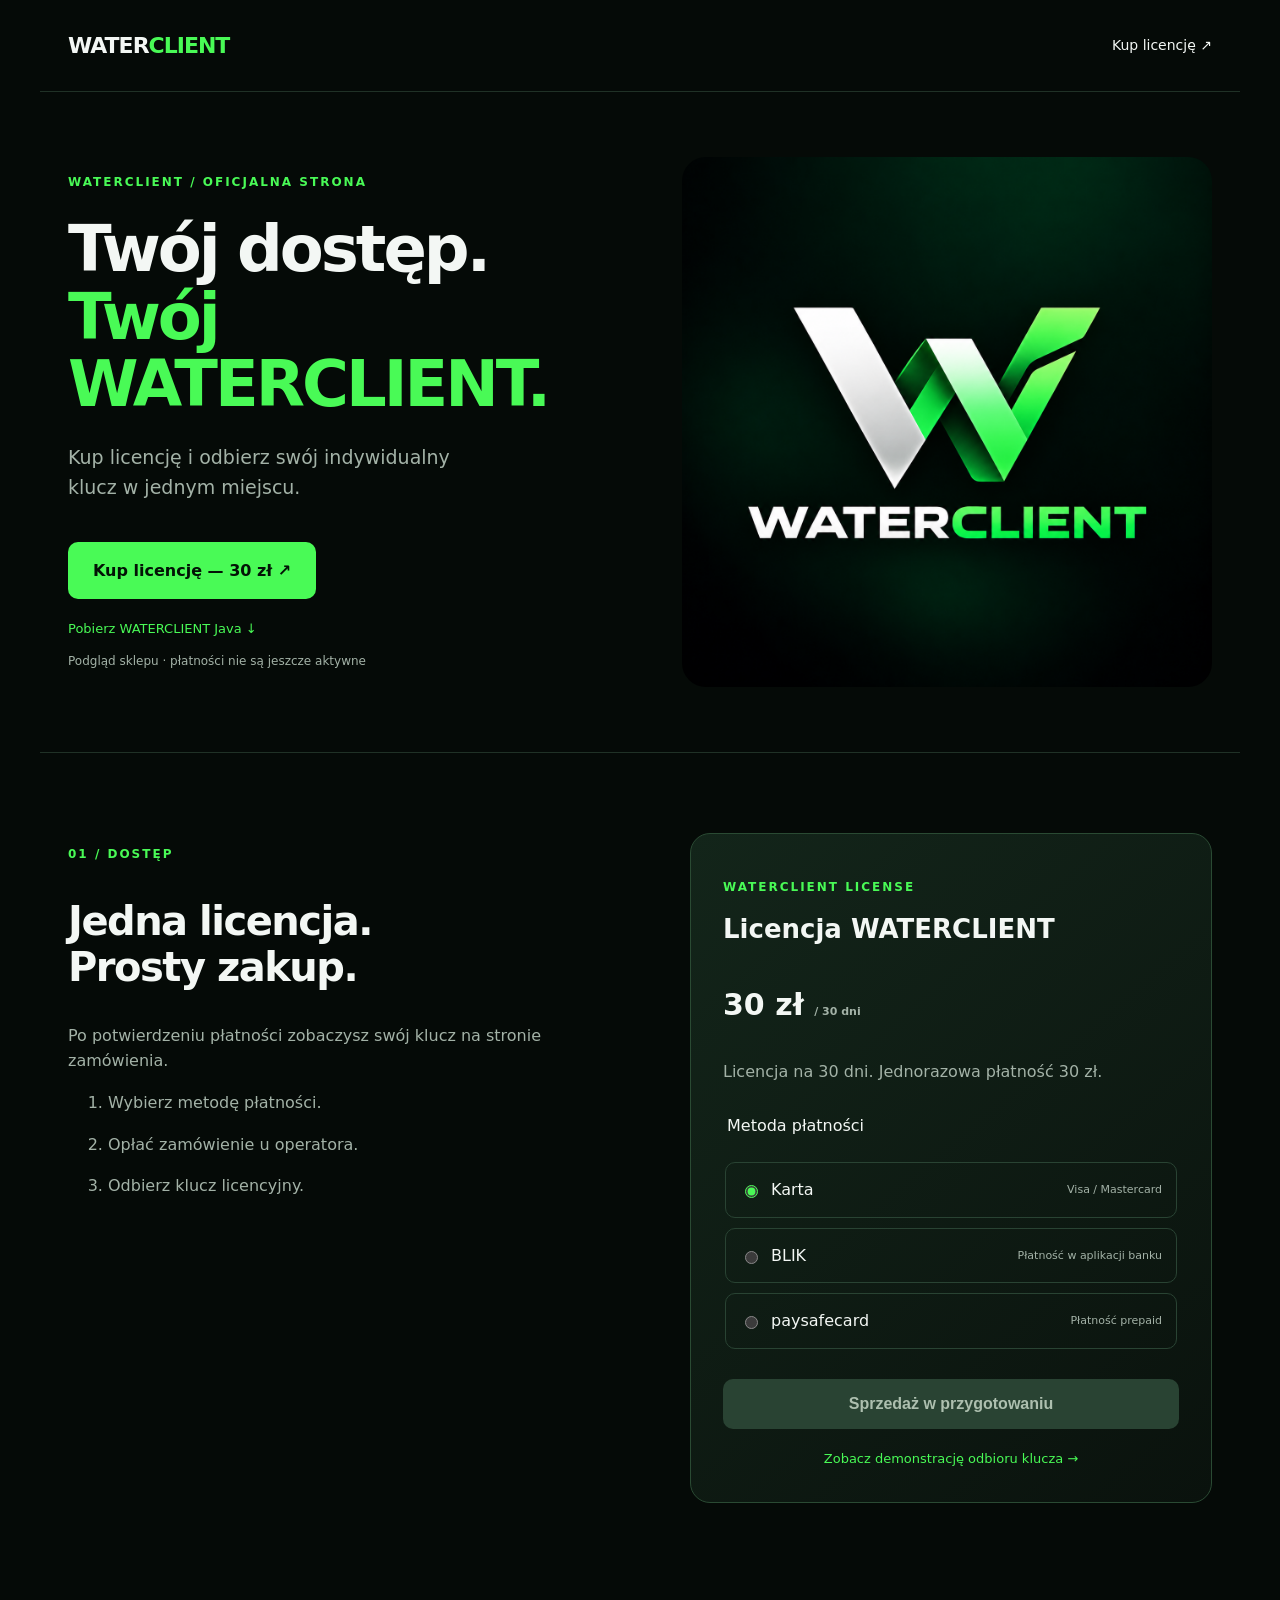
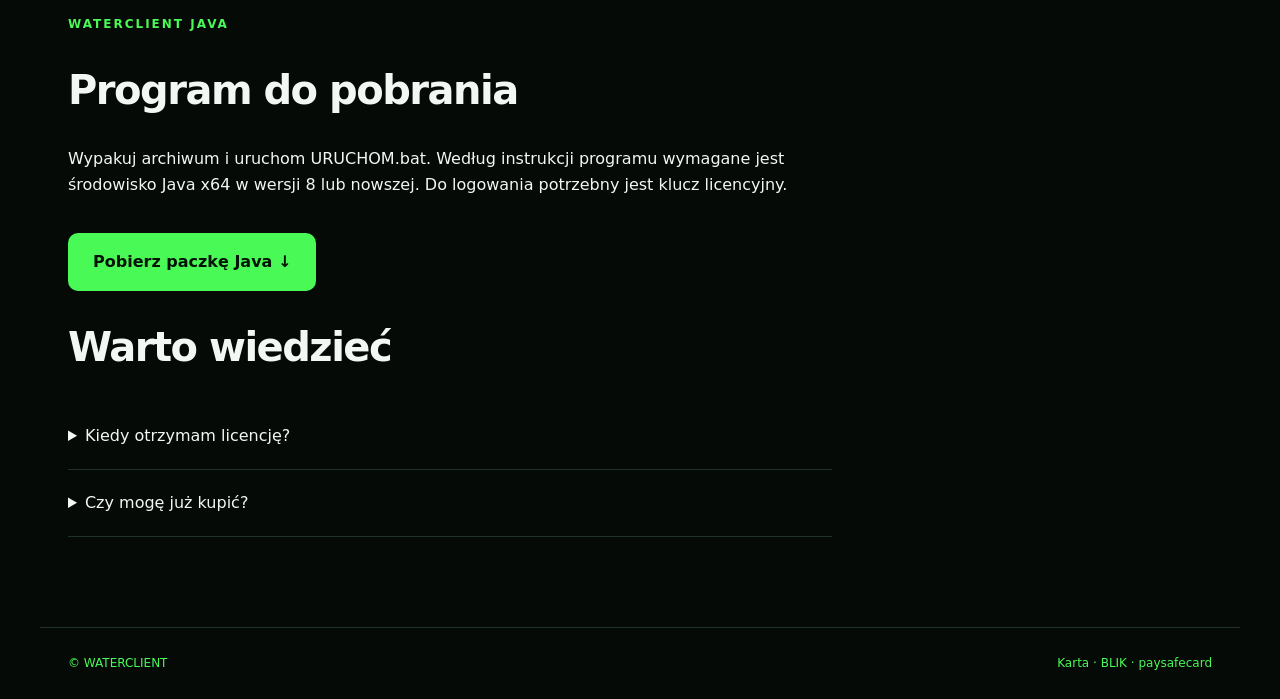
<file: index.html>
<!doctype html>
<html lang="pl"><meta charset="utf-8"><meta name="viewport" content="width=device-width,initial-scale=1"><title>WATERCLIENT — licencje</title><link rel="stylesheet" href="style.css"><body><header><a href="index.html" class="brand">WATER<span>CLIENT</span></a><a href="#zakup">Kup licencję ↗</a></header><main><section class="hero"><div><p class="tag">WATERCLIENT / OFICJALNA STRONA</p><h1>Twój dostęp.<br><span>Twój WATERCLIENT.</span></h1><p class="lead">Kup licencję i odbierz swój indywidualny klucz w jednym miejscu.</p><a class="button" href="#zakup">Kup licencję — 30 zł ↗</a> <a class="demo" style="text-align:left" href="downloads/WATERCLIENT_JAVA.zip" download>Pobierz WATERCLIENT Java ↓</a><p class="note">Podgląd sklepu · płatności nie są jeszcze aktywne</p></div><img src="assets/logo.png" alt="Logo WATERCLIENT — biało-zielony monogram W"></section><section id="zakup" class="shop"><div><p class="tag">01 / DOSTĘP</p><h2>Jedna licencja.<br>Prosty zakup.</h2><p>Po potwierdzeniu płatności zobaczysz swój klucz na stronie zamówienia.</p><ol><li>Wybierz metodę płatności.</li><li>Opłać zamówienie u operatora.</li><li>Odbierz klucz licencyjny.</li></ol></div><article><p class="tag">WATERCLIENT LICENSE</p><h3>Licencja WATERCLIENT</h3><p class="price">30 zł <small>/ 30 dni</small></p><p>Licencja na 30 dni. Jednorazowa płatność 30 zł.</p><fieldset><legend>Metoda płatności</legend><label><input type="radio" name="method" value="Karta" checked> Karta <small>Visa / Mastercard</small></label><label><input type="radio" name="method" value="BLIK"> BLIK <small>Płatność w aplikacji banku</small></label><label><input type="radio" name="method" value="paysafecard"> paysafecard <small>Płatność prepaid</small></label></fieldset><button disabled>Sprzedaż w przygotowaniu</button><a class="demo" href="licencja.html">Zobacz demonstrację odbioru klucza →</a></article></section><section class="faq"><p class="tag">WATERCLIENT JAVA</p><h2>Program do pobrania</h2><p>Wypakuj archiwum i uruchom URUCHOM.bat. Według instrukcji programu wymagane jest środowisko Java x64 w wersji 8 lub nowszej. Do logowania potrzebny jest klucz licencyjny.</p><a class="button" href="downloads/WATERCLIENT_JAVA.zip" download>Pobierz paczkę Java ↓</a><h2>Warto wiedzieć</h2><details><summary>Kiedy otrzymam licencję?</summary><p>Po uruchomieniu sklepu klucz będzie udostępniany po zweryfikowaniu płatności przez serwer.</p></details><details><summary>Czy mogę już kupić?</summary><p>Jeszcze nie. Ten podgląd prezentuje wygląd sklepu. Integracja płatności czeka na konfigurację.</p></details></section></main><footer><span>© WATERCLIENT</span><span>Karta · BLIK · paysafecard</span></footer></body></html>
</file>
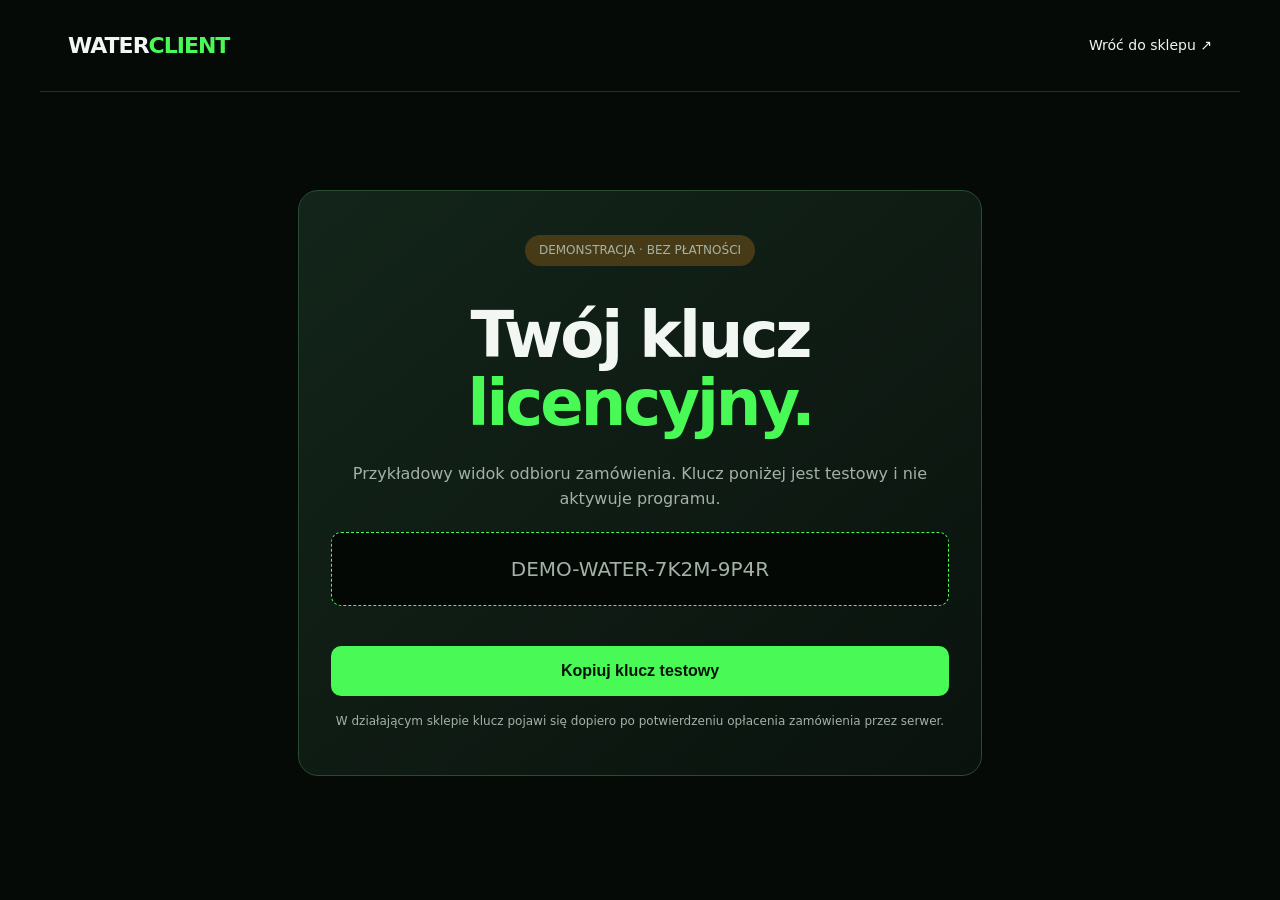
<file: licencja.html>
<!doctype html><html lang="pl"><meta charset="utf-8"><meta name="viewport" content="width=device-width,initial-scale=1"><title>Licencja demo — WATERCLIENT</title><link rel="stylesheet" href="style.css"><body><header><a class="brand" href="index.html">WATER<span>CLIENT</span></a><a href="index.html">Wróć do sklepu ↗</a></header><main class="license"><article><p class="badge">DEMONSTRACJA · BEZ PŁATNOŚCI</p><h1>Twój klucz<br><span>licencyjny.</span></h1><p>Przykładowy widok odbioru zamówienia. Klucz poniżej jest testowy i nie aktywuje programu.</p><p class="key" id="key">DEMO-WATER-7K2M-9P4R</p><button id="copy">Kopiuj klucz testowy</button><p id="status" role="status"></p><p class="note">W działającym sklepie klucz pojawi się dopiero po potwierdzeniu opłacenia zamówienia przez serwer.</p></article></main><script>document.getElementById('copy').addEventListener('click',async()=>{try{await navigator.clipboard.writeText(document.getElementById('key').textContent);document.getElementById('status').textContent='Skopiowano klucz testowy.'}catch{document.getElementById('status').textContent='Zaznacz i skopiuj klucz powyżej.'}});</script></body></html>
</file>
<file: style.css>
:root{color-scheme:dark;--green:#49fa56;--muted:#a3b2a7}*{box-sizing:border-box}html{scroll-behavior:smooth}body{margin:0;background:#050a07;color:#f3f7f4;font:16px/1.6 system-ui,sans-serif}a{color:inherit;text-decoration:none}header,main,footer{max-width:1200px;margin:auto}header{display:flex;align-items:center;justify-content:space-between;padding:28px 28px;border-bottom:1px solid #203126}.brand{font-size:22px;font-weight:900;letter-spacing:-1px}span{color:var(--green)}header>a:last-child{font-size:14px}.hero{display:grid;grid-template-columns:1.1fr 1fr;align-items:center;min-height:660px;gap:30px;padding:60px 28px}.hero img{width:100%;border-radius:24px}.tag{font-size:12px;letter-spacing:2px;color:var(--green);font-weight:700}h1{font-size:clamp(40px,5vw,66px);line-height:1.05;letter-spacing:-3px;margin:24px 0}h2{font-size:40px;line-height:1.15;letter-spacing:-1.5px}h3{font-size:26px;margin:12px 0}.lead{font-size:19px;color:var(--muted);max-width:420px}.button,button{display:inline-block;border:0;border-radius:10px;padding:16px 25px;background:var(--green);color:#031306;font-weight:800;font-size:16px;margin-top:20px}.note{font-size:12px;color:var(--muted)}.shop{border-top:1px solid #203126;display:grid;grid-template-columns:1fr 1fr;gap:100px;padding:80px 28px}.shop>div>p:not(.tag),li,article>p:not(.tag):not(.price){color:var(--muted)}li{margin:16px 0}article{background:linear-gradient(140deg,#13251a,#0a120d);padding:32px;border:1px solid #2a4a33;border-radius:20px}.price{font-size:30px;font-weight:800}fieldset{padding:0;border:0;margin-top:28px}legend{margin-bottom:14px}label{display:flex;align-items:center;gap:10px;border:1px solid #294333;border-radius:10px;padding:14px;margin:10px 0;cursor:pointer}input{accent-color:var(--green)}small{margin-left:auto;font-size:11px;color:var(--muted)}button{width:100%}button:disabled{background:#294333;color:#adbfaf;cursor:not-allowed}.demo{display:block;color:var(--green);font-size:13px;text-align:center;margin-top:20px}.faq{padding:20px 28px 90px;max-width:820px}details{border-bottom:1px solid #203126;padding:20px 0}summary{cursor:pointer}details p{color:var(--muted)}footer{padding:26px 28px;border-top:1px solid #203126;display:flex;justify-content:space-between;font-size:12px}.license{max-width:740px;margin:70px auto;padding:28px}.license article{text-align:center}.key{overflow-wrap:anywhere;background:#030805;padding:20px;border:1px dashed #49fa56;border-radius:10px;color:var(--green);font-size:20px}.badge{display:inline-block;background:#473b17;color:#ffe494;padding:6px 14px;border-radius:99px;font-size:12px}@media(max-width:760px){.hero,.shop{grid-template-columns:1fr;gap:30px;padding:40px 24px}.hero img{max-width:360px;justify-self:center}.hero{min-height:auto}h1{letter-spacing:-2px}.shop{gap:24px}article{padding:22px}h2{font-size:32px}small{max-width:110px;text-align:right}footer{gap:12px}}
</file>
